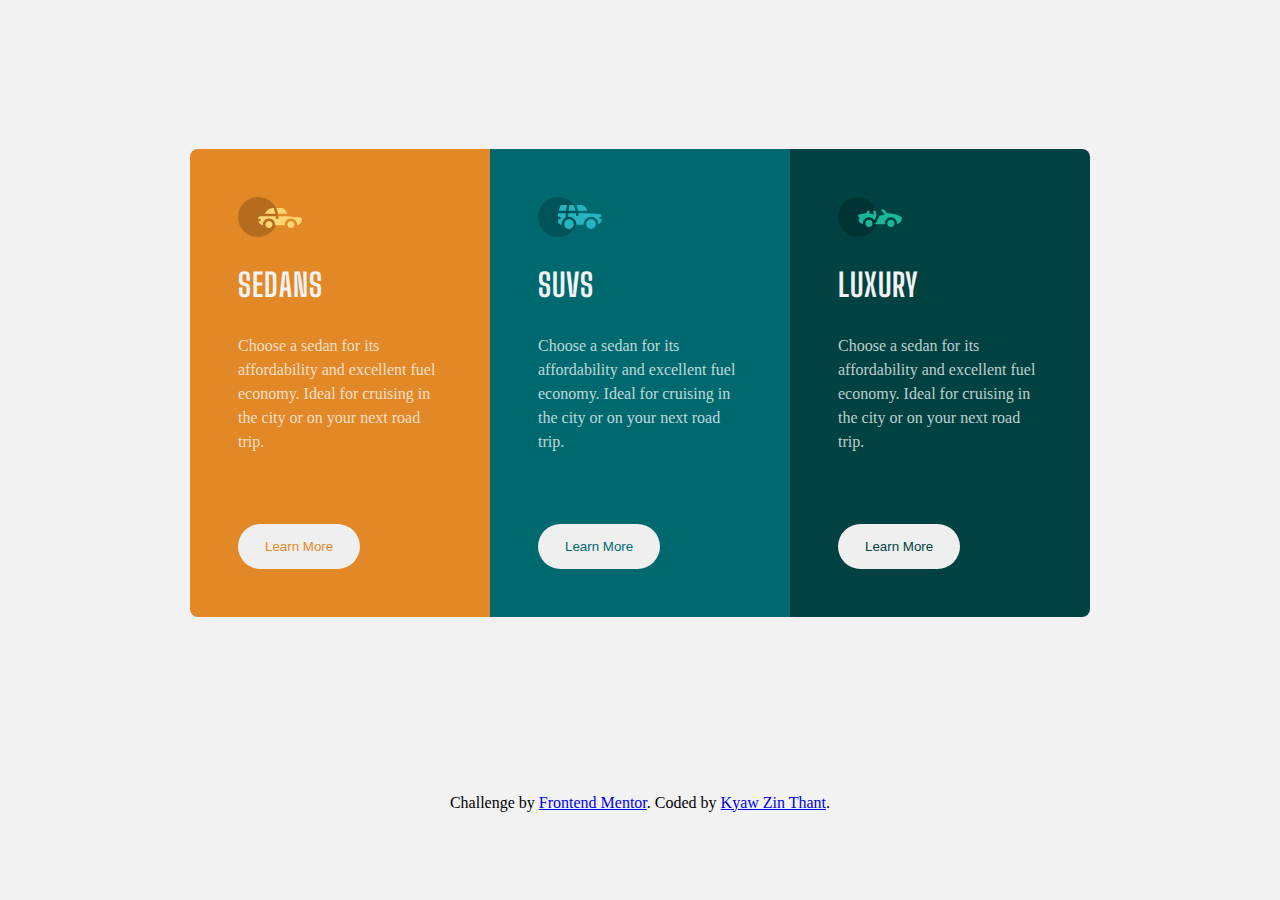
<file: 3-column-preview-card-component-main/3-column-preview-card-component-main/index.html>
<!DOCTYPE html>
<html lang="en">

<head>
    <meta charset="UTF-8">
    <meta name="viewport" content="width=device-width, initial-scale=1.0">
    <!-- displays site properly based on user's device -->

    <link rel="icon" type="image/png" sizes="32x32" href="./images/favicon-32x32.png">

    <title>Frontend Mentor | 3-column preview card component</title>
    <link rel="stylesheet" href="style.css">



</head>

<body>
    <main class="card">

        <div class="plan sedans">

            <div class="img-holder">
                <img src="./images/icon-sedans.svg" alt="icon-car">
            </div>

            <h1 class="title">SEDANS</h1>

            <p class="text-para">Choose a sedan for its affordability and excellent fuel economy. Ideal for cruising in the city or on your next road trip.</p>

            <button class="btn sedans-btn">Learn More</button>
        </div>

        <div class="plan suvs">
            <div class="img-holder">
                <img src="./images/icon-suvs.svg" alt="icon-car">
            </div>

            <h1 class="title">SUVS</h1>

            <p class="text-para">Choose a sedan for its affordability and excellent fuel economy. Ideal for cruising in the city or on your next road trip.</p>

            <button class="btn suvs-btn">Learn More</button>

        </div>
        <div class="plan luxury">
            <div class="img-holder">
                <img src="./images/icon-luxury.svg" alt="icon-car">
            </div>

            <h1 class="title">LUXURY</h1>

            <p class="text-para">Choose a sedan for its affordability and excellent fuel economy. Ideal for cruising in the city or on your next road trip.</p>

            <button class="btn luxury-btn">Learn More</button>
        </div>
    </main>



















    <!--   SUVs Take an SUV for its spacious interior, power, and versatility. Perfect for your next family vacation and off-road adventures.
    Luxury Cruise in the best car brands without the bloated prices. Enjoy the enhanced comfort of a luxury rental and arrive in style. -->

    <div class="attribution">
        Challenge by <a href="https://www.frontendmentor.io?ref=challenge" target="_blank">Frontend Mentor</a>. Coded by <a href="#">Kyaw Zin Thant</a>.
    </div>
</body>

</html>
</file>
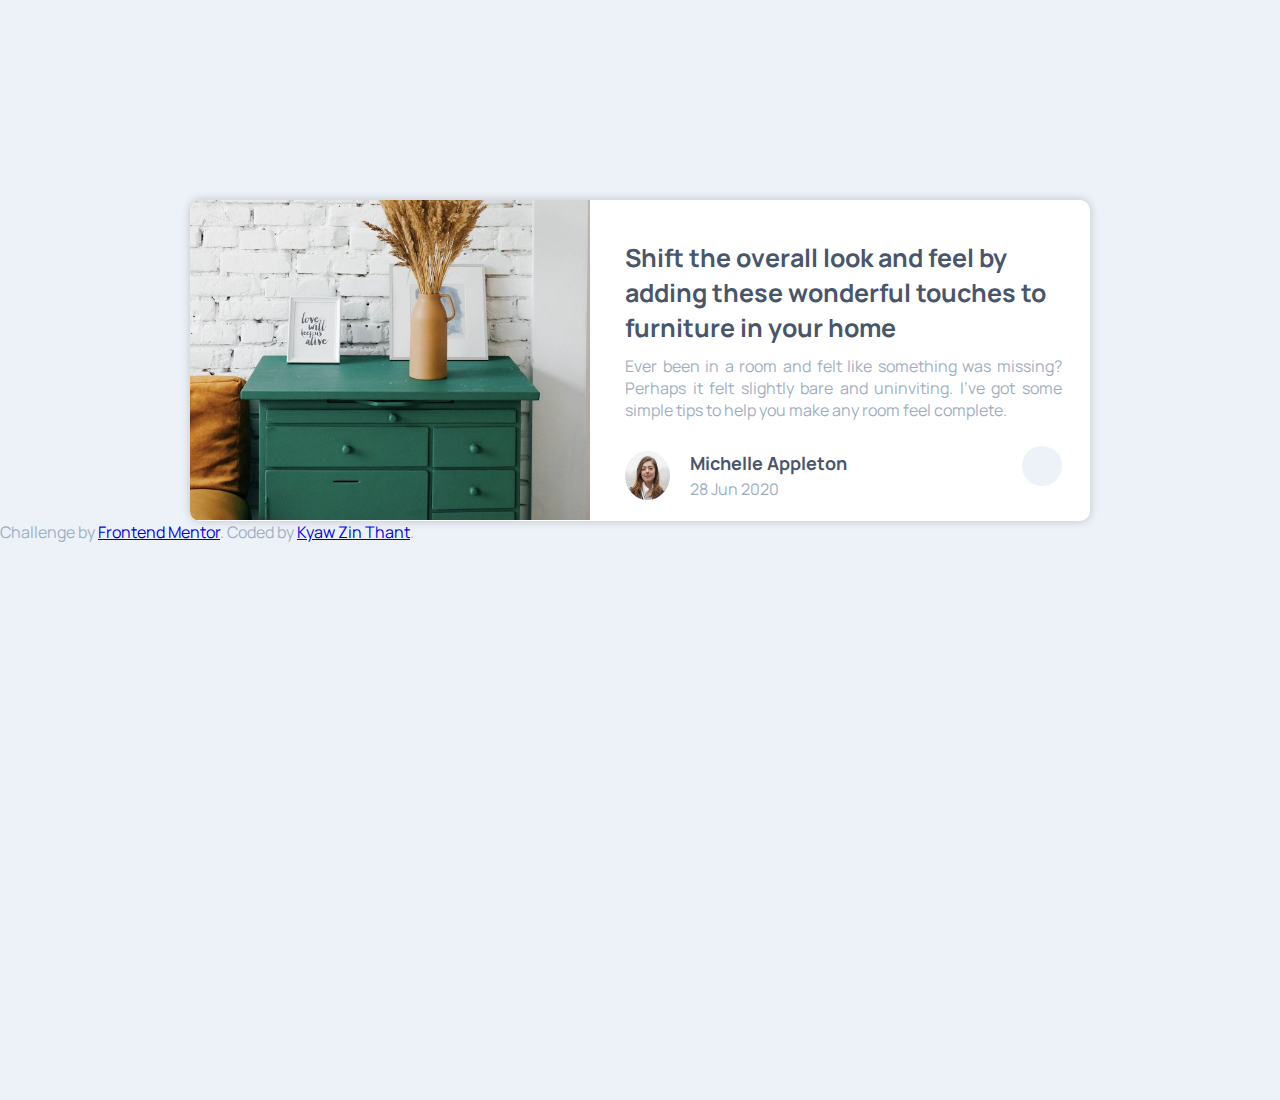
<file: article-preview-component-master/article-preview-component-master/index.html>
<!DOCTYPE html>
<html lang="en">

<head>
    <meta charset="UTF-8">
    <meta name="viewport" content="width=device-width, initial-scale=1.0">
    <!-- displays site properly based on user's device -->

    <link rel="icon" type="image/png" sizes="32x32" href="./images/favicon-32x32.png">

    <title>Frontend Mentor | Article preview component</title>
    <link rel="stylesheet" href="css/style.css">
    <link rel="stylesheet" href="https://use.fontawesome.com/releases/v5.15.4/css/all.css" integrity="sha384-DyZ88mC6Up2uqS4h/KRgHuoeGwBcD4Ng9SiP4dIRy0EXTlnuz47vAwmeGwVChigm" crossorigin="anonymous">

    <!-- Feel free to remove these styles or customise in your own stylesheet 👍 -->

</head>

<body>

    <section>
        <div class="container">
            <div class="image-container">
                <img src="images/drawers.jpg" class="image" alt="">
            </div>
            <div class="text-container">
                <h3 class="title">Shift the overall look and feel by adding these wonderful touches to furniture in your home</h3>
                <p class="p-text"> Ever been in a room and felt like something was missing? Perhaps it felt slightly bare and uninviting. I’ve got some simple tips to help you make any room feel complete.</p>

                <div class="profile">
                    <div class="profile-case">
                        <img class="pf-img" src="images/avatar-michelle.jpg" alt="">
                        <div class="profile-text">
                            <h5> Michelle Appleton</h5>
                            <p>
                                28 Jun 2020</p>
                        </div>
                    </div>
                    <div class="share-icon">
                        <i class="fas fa-share fa-lg"></i>
                    </div>
                </div>
            </div>
        </div>
    </section>


    <div class="attribution">
        Challenge by <a href="https://www.frontendmentor.io?ref=challenge" target="_blank">Frontend Mentor</a>. Coded by <a href="https://github.com/KyawZinThant22">Kyaw Zin Thant</a>.
    </div>
</body>

</html>


<!-- 

 

 

  Share -->
</file>
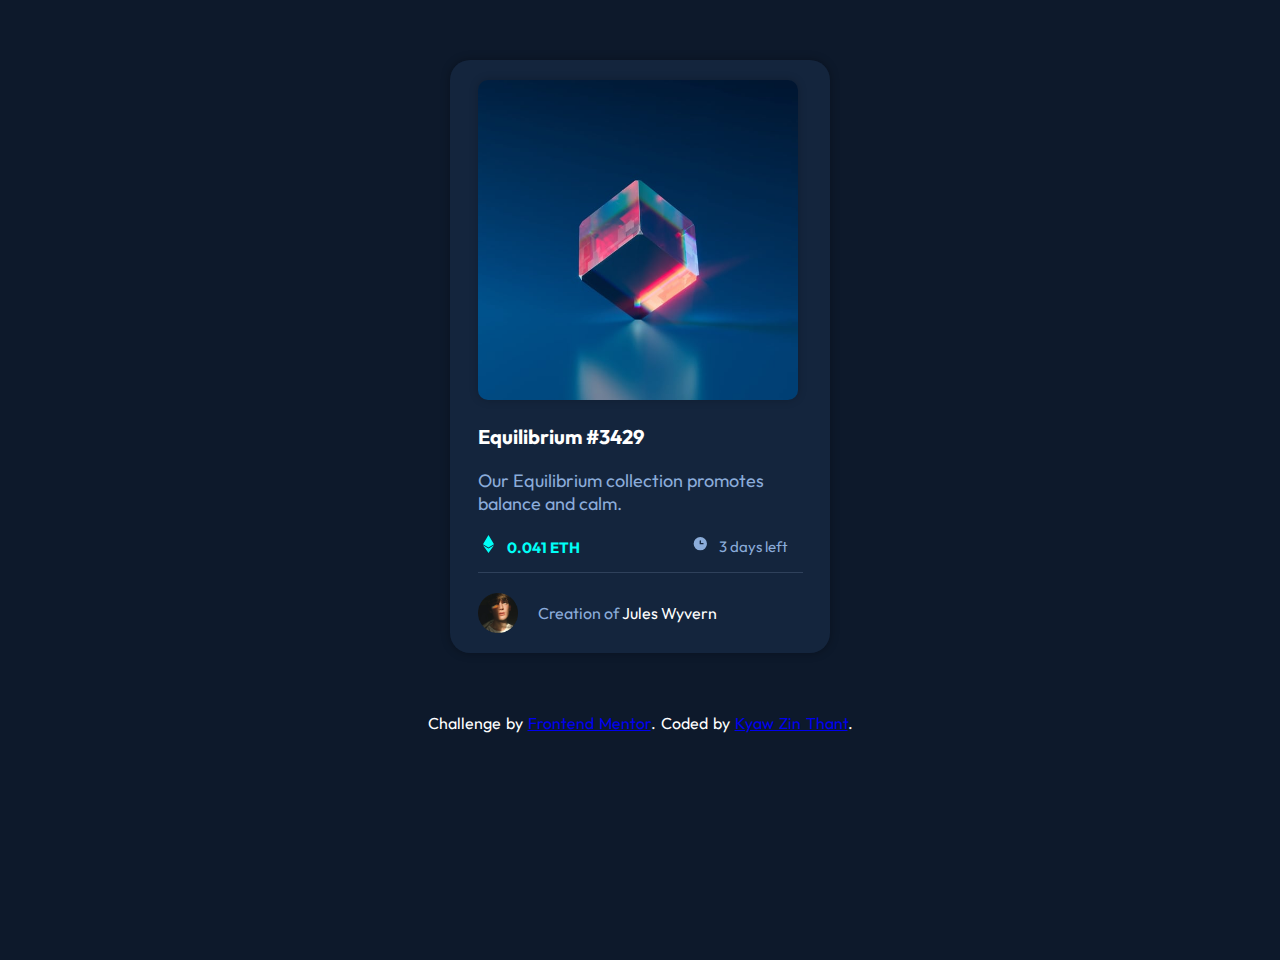
<file: nft-preview-card-component-main/nft-preview-card-component-main/index.html>
<!DOCTYPE html>
<html lang="en">

<head>
    <meta charset="UTF-8">
    <meta name="viewport" content="width=device-width, initial-scale=1.0">
    <!-- displays site properly based on user's device -->

    <link rel="icon" type="image/png" sizes="32x32" href="./images/favicon-32x32.png">

    <title>Frontend Mentor | NFT preview card component</title>
    <link rel="stylesheet" href="style.css">

    <!-- Feel free to remove these styles or customise in your own stylesheet 👍 -->

</head>

<body>

    <main>
        <div class="container">
            <div class="card">
                <div class="img-holder">
                    <img src="./images/image-equilibrium.jpg" alt="" width="320px" height="320px" class="image">
                </div>
                <H1 class="title">Equilibrium #3429</H1>
                <p class="para"> Our Equilibrium collection promotes balance and calm.</p>

                <div class="eth">
                    <p><img src="./images/icon-ethereum.svg" alt=""> <span class="eth-text">0.041 ETH</span> </p>

                    <p><img src="./images/icon-clock.svg" alt=""><span class="eth-clock">3 days left</span> </p>

                </div>
                <div class="divide"></div>

                <div class="profile">
                    <img class="avatar" src="./images/image-avatar.png" alt="">
                    <p> Creation of <span> Jules Wyvern</span> </p>
                </div>


            </div>
        </div>

    </main>

    <!-- -->

    <div class="attribution">
        Challenge by <a href="https://www.frontendmentor.io?ref=challenge" target="_blank">Frontend Mentor</a>. Coded by <a href="https://github.com/KyawZinThant22">Kyaw Zin Thant</a>.
    </div>


</body>

</html>
</file>
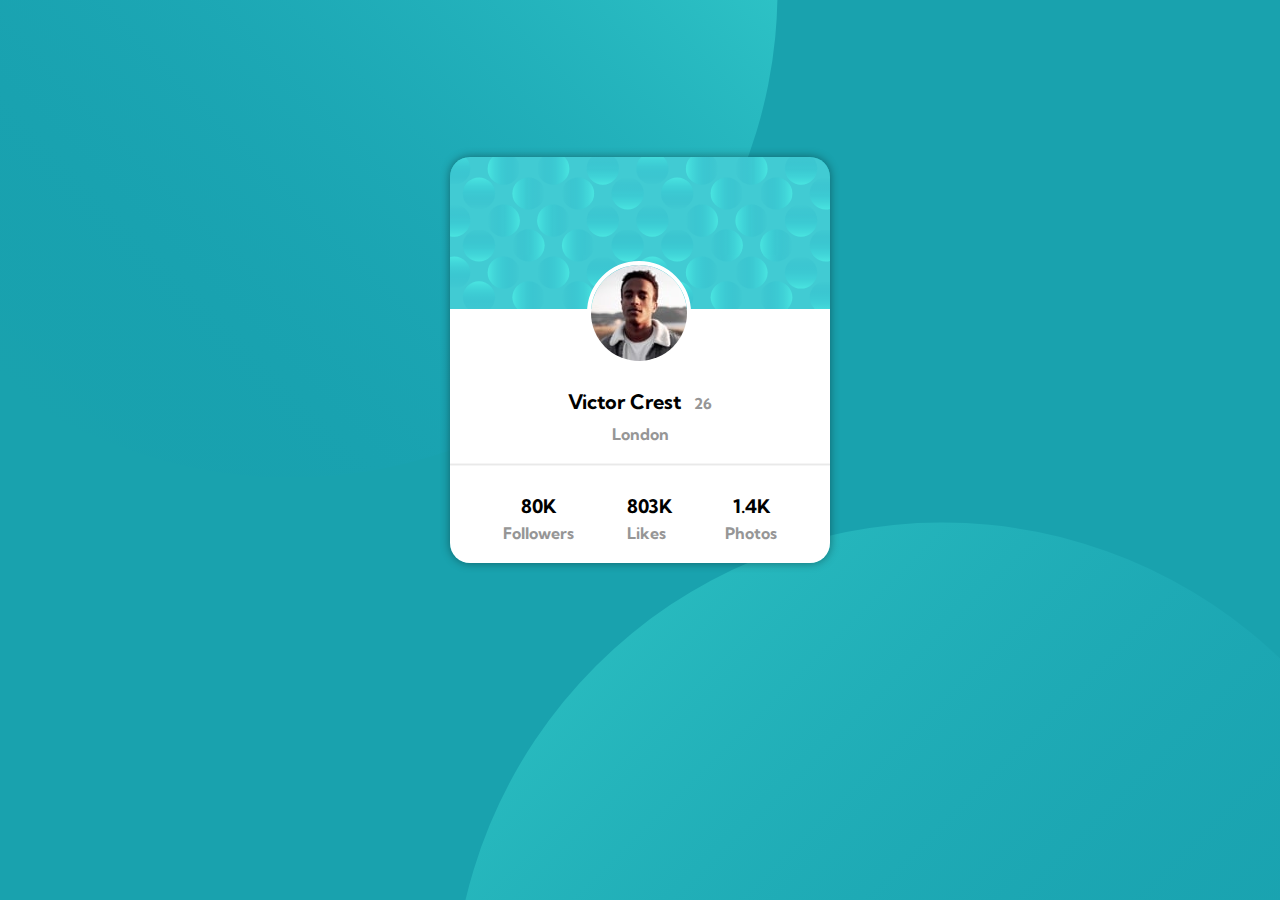
<file: profile-card-component-main/profile-card-component-main/index.html>
<!DOCTYPE html>
<html lang="en">

<head>
    <meta charset="UTF-8">
    <meta name="viewport" content="width=device-width, initial-scale=1.0">
    <!-- displays site properly based on user's device -->

    <link rel="icon" type="image/png" sizes="32x32" href="./images/favicon-32x32.png">

    <title>Frontend Mentor | Profile card component</title>
    <link rel="stylesheet" href="style.css">
    <link href="https://fonts.googleapis.com/css2?family=Kumbh+Sans:wght@400;700&display=swap" rel="stylesheet">
    <!-- Feel free to remove these styles or customise in your own stylesheet 👍 -->

</head>

<body>
    <div class="container">
        <img class="card-top" src="./images/bg-pattern-card.svg" alt="">
        <div class="card">
            <img src="./images/image-victor.jpg" alt="" class="vector">
            <div class="pf-name">
                <h1> Victor Crest <span class="age">26</span></h1>
            </div>
            <p class="locate">London</p>

            <div class="divide"></div>

            <div class="reaction">
                <div class="react">
                    <h3>80K</h3>
                    <p>Followers</p>
                </div>
                <div class="react">
                    <h3>803K</h3>
                    <p>Likes</p>
                </div>
                <div class="react">
                    <h3>1.4K</h3>
                    <p>
                        Photos</p>
                </div>
            </div>

        </div>

    </div>


    <!-- <div class="attribution">
    Challenge by <a href="https://www.frontendmentor.io?ref=challenge" target="_blank">Frontend Mentor</a>. 
    Coded by <a href="#">Your Name Here</a>.
  </div> -->
</body>

</html>





<!--







-->
</file>
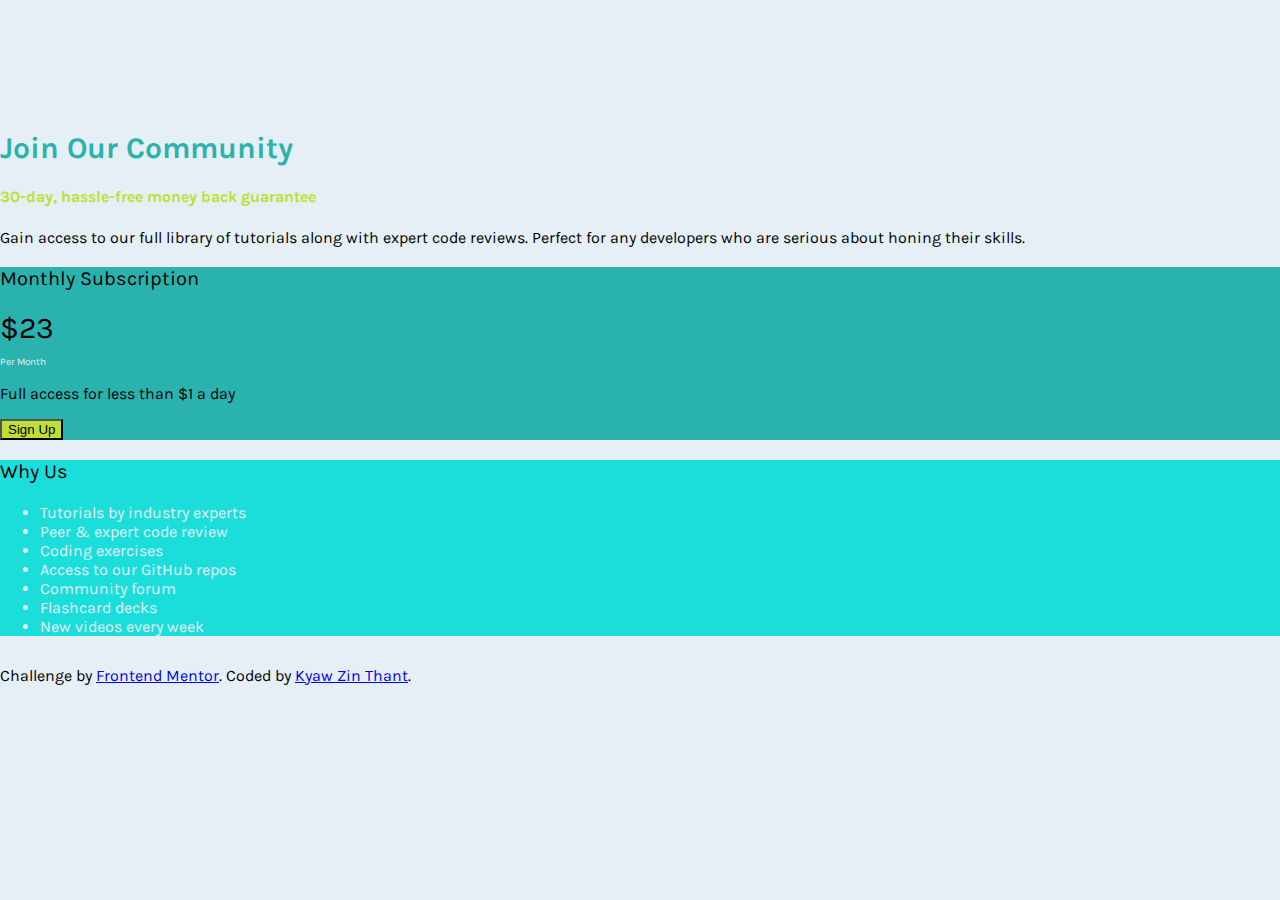
<file: single-price-grid-component-master/single-price-grid-component-master/index.html>
<!DOCTYPE html>
<html lang="en">

<head>
    <meta charset="UTF-8">
    <meta name="viewport" content="width=device-width, initial-scale=1.0">
    <!-- displays site properly based on user's device -->

    <link rel="icon" type="image/png" sizes="32x32" href="./images/favicon-32x32.png">

    <title>Frontend Mentor | Single Price Grid Component</title>
    <link href="https://cdn.jsdelivr.net/npm/bootstrap@5.1.3/dist/css/bootstrap.min.css" rel="stylesheet" integrity="sha384-1BmE4kWBq78iYhFldvKuhfTAU6auU8tT94WrHftjDbrCEXSU1oBoqyl2QvZ6jIW3" crossorigin="anonymous">
    <link rel="stylesheet " href="style.css ">



</head>

<body class=" ">

    <div class="container  border border-0 w-50">
        <div class="row shadow rounder-top overflow-hidden">
            <div class="col-12 col-md-12 bg-white p-4 px-5 ">
                <h1 class="title mb-3">Join Our Community</h1>
                <h4 class="money-back">30-day, hassle-free money back guarantee</h4>
                <p class="text-muted">Gain access to our full library of tutorials along with expert code reviews. Perfect for any developers who are serious about honing their skills.</p>

            </div>
        </div>

        <div class="row rounder-bottom overflow-hidden text-white shadow">
            <div class="second col-12 col-md-6 col-lg-6 p-4 px-5  ">
                <p class="second-title">Monthly Subscription</p>
                <div class="d-flex align-items-center">
                    <span class="dollars ">$23</span>
                    <p class="monthy mb-0 ">Per Month</p>
                </div>
                <p class="mt-2">Full access for less than &dollar;1 a day</p>
                <button class="btn  col-12 shadow-sm btn-lg mb-4 text-white mt-3">Sign Up</button>


            </div>
            <div class=" third col-12 col-md-6 col-lg-6 p-4 px-5 ">
                <p class="second-title ">Why Us</p>
                <ul class="list-unstyled ">
                    <li> Tutorials by industry experts</li>
                    <li> Peer &amp; expert code review</li>
                    <li>
                        Coding exercises</li>
                    <li>
                        Access to our GitHub repos</li>
                    <li> Community forum</li>
                    <li> Flashcard decks</li>
                    <li>
                        New videos every week </li>

                </ul>
            </div>


        </div>
    </div>



    <footer>
        <p class=" attribution text-center ">
            Challenge by <a href="https://www.frontendmentor.io?ref=challenge " target="_blank ">Frontend Mentor</a>. Coded by <a href="https://github.com/KyawZinThant22 ">Kyaw Zin Thant</a>.
        </p>
    </footer>






</body>

</html>

<!-- 









Sign Up

Why Us
</file>
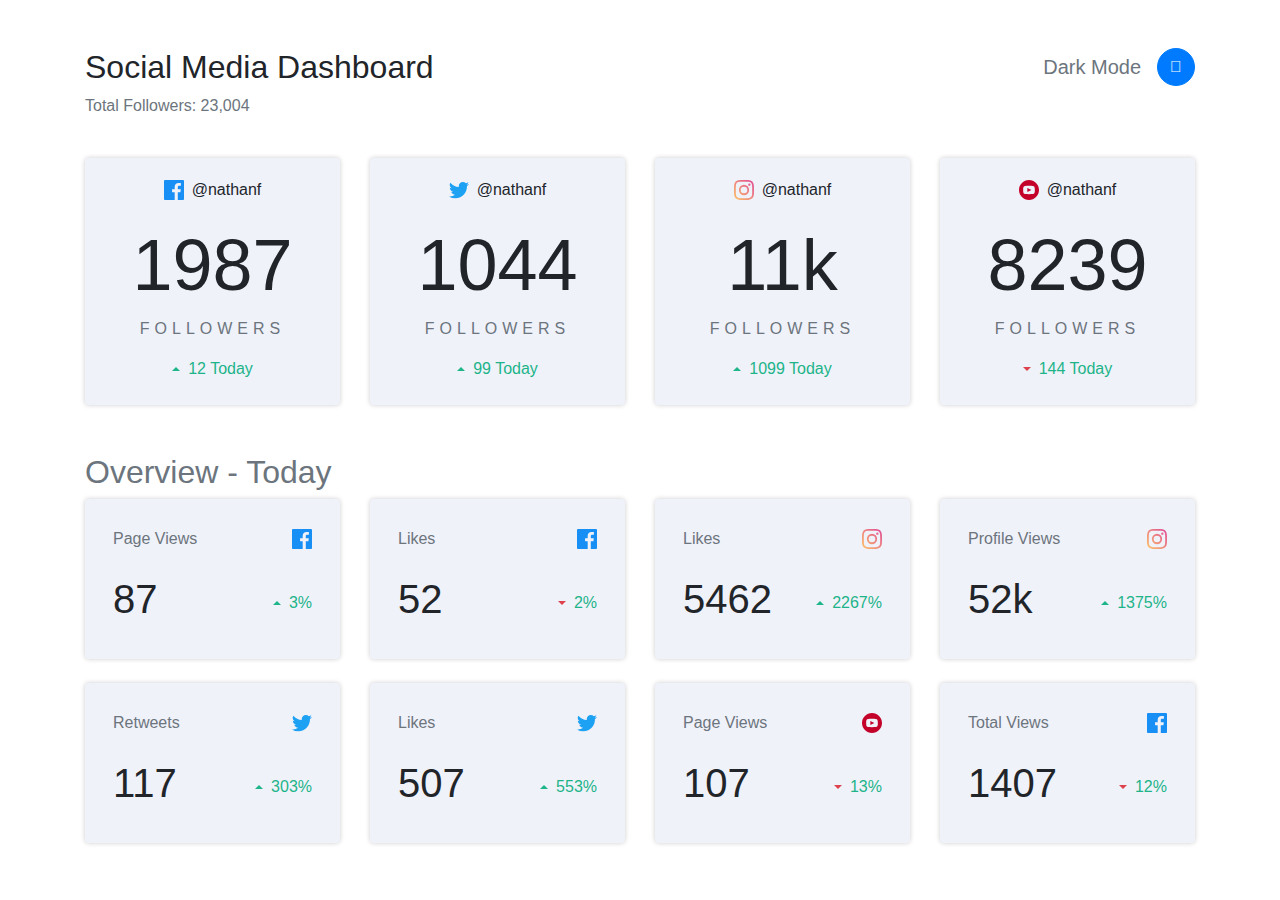
<file: social-media-dashboard-with-theme-switcher-master/social-media-dashboard-with-theme-switcher-master/index.html>
<!DOCTYPE html>
<html lang="en">

<head>
    <meta charset="UTF-8">
    <meta name="viewport" content="width=device-width, initial-scale=1.0">
    <!-- displays site properly based on user's device -->

    <link rel="icon" type="image/png" sizes="32x32" href="./images/favicon-32x32.png">

    <title>Frontend Mentor | [Challenge Name Here]</title>
    <link rel="stylesheet" href="https://use.fontawesome.com/releases/v5.15.4/css/all.css" integrity="sha384-DyZ88mC6Up2uqS4h/KRgHuoeGwBcD4Ng9SiP4dIRy0EXTlnuz47vAwmeGwVChigm" crossorigin="anonymous">
    <link rel="stylesheet" href="bootstrap.css">
    <link rel="stylesheet" href="fontawesome.min.css">
    <link rel="stylesheet" href="style.css">
    <link rel="stylesheet" href="dark.css">

    <!-- Feel free to remove these styles or customise in your own stylesheet 👍 -->

</head>

<body>
    <div class="container">
        <div class="row">
            <div class="col-12 mt-5 mb-4">
                <div class="d-block d-lg-flex  justify-content-between">
                    <div class="row">
                        <div class="col-12 ">
                            <div class="d-flex justify-content-between align-items-center ">
                                <div class="w-100 ">
                                    <h2 class="fw-bolder title-bar">Social Media Dashboard</h2>
                                    <p class="text-muted fw-bolder"> Total Followers: 23,004</p>
                                </div>
                            </div>
                        </div>
                    </div>
                    <hr class="d-block d-lg-none">
                    <div class="row">
                        <div class="col-12">

                            <div class="d-flex align-items-center justify-content-between justify-content-start">
                                <h5 class="mb-0 mr-2  text-muted mr-3">Dark Mode</h5>
                                <button class="modeChange btn btn-primary rounded-circle" onclick="changeMode()">
                                    <i class="fas fa-moon" id="modeicon"></i>
                                </button>
                            </div>
                        </div>
                    </div>
                </div>
            </div>
        </div>

        <div class="row ">
            <div class="col-12 col-lg-3 ">
                <div class="card card-color">
                    <div class="card-body rounded">
                        <div class="d-flex align-items-center justify-content-center">
                            <img src="images/icon-facebook.svg" class="mr-2" alt="">
                            <p class="mb-0"> @nathanf</p>
                        </div>
                    </div>
                    <h1 class="text-center fw-bolder display-3"> 1987</h1>
                    <p class="text-center text-muted text-uppercase line"> Followers</p>

                    <div class="d-flex justify-content-center align-items-center mb-4">
                        <img src="images/icon-up.svg" alt="" class="mr-2">
                        <p class="mb-0 icon-text fw-bolder">
                            12 Today</p>
                    </div>
                </div>
            </div>
            <div class="col-12 col-lg-3">
                <div class="card card-color">
                    <div class="card-body rounded">
                        <div class="d-flex align-items-center justify-content-center">
                            <img src="images/icon-twitter.svg" class="mr-2" alt="">
                            <p class="mb-0"> @nathanf</p>
                        </div>
                    </div>
                    <h1 class="text-center fw-bolder display-3"> 1044</h1>
                    <p class="text-center text-muted text-uppercase line"> Followers</p>

                    <div class="d-flex justify-content-center align-items-center mb-4">
                        <img src="images/icon-up.svg" class="mr-2" alt="" class="mr-2">
                        <p class="mb-0 icon-text fw-bolder">
                            99 Today</p>
                    </div>
                </div>
            </div>
            <div class="col-12 col-lg-3">
                <div class="card card-color">
                    <div class="card-body rounded">
                        <div class="d-flex align-items-center justify-content-center">
                            <img src="images/icon-instagram.svg" class="mr-2" alt="" class="mr-2">
                            <p class="mb-0"> @nathanf</p>
                        </div>
                    </div>
                    <h1 class="text-center fw-bolder display-3"> 11k</h1>
                    <p class="text-center text-muted text-uppercase line"> Followers</p>

                    <div class="d-flex justify-content-center align-items-center mb-4">
                        <img src="images/icon-up.svg" class="mr-2" alt="" class="mr-2">
                        <p class="mb-0 icon-text fw-bolder">
                            1099 Today</p>
                    </div>
                </div>
            </div>
            <div class="col-12 col-lg-3">
                <div class="card card-color">
                    <div class="card-body  rounded">
                        <div class="color-top"></div>
                        <div class="d-flex align-items-center justify-content-center">
                            <img src="images/icon-youtube.svg" class="mr-2" alt="" class="mr-2">
                            <p class="mb-0"> @nathanf</p>
                        </div>
                    </div>
                    <h1 class="text-center fw-bolder display-3"> 8239</h1>
                    <p class="text-center text-muted text-uppercase line"> Followers</p>

                    <div class="d-flex justify-content-center align-items-center mb-4">
                        <img src="images/icon-down.svg" alt="" class="mr-2">
                        <p class="mb-0 icon-text card-text-red fw-bolder">
                            144 Today</p>
                    </div>
                </div>
            </div>
        </div>

        <h2 class="mt-5 text-muted overview">Overview - Today</h2>

        <div class="row mb-4">
            <div class="col-12 col-lg-3">
                <div class="card p-2 card-color">
                    <div class="card-body">
                        <div class="d-flex justify-content-between align-items-center mb-4">
                            <span class="fw-bolder text-muted"> Page Views</span>
                            <img src="images/icon-facebook.svg" alt="">
                        </div>
                        <div class="d-flex justify-content-between align-items-center">
                            <h1 class="fw-bolder">87</h1>
                            <div class="d-flex justify-content-center align-items-center ">
                                <img src="images/icon-up.svg" alt="" class="mr-2">
                                <p class="mb-0 icon-text card-text-red fw-bolder">
                                    3%</p>
                            </div>
                        </div>
                    </div>
                </div>
            </div>
            <div class="col-12 col-lg-3">
                <div class="card p-2 card-color">
                    <div class="card-body">
                        <div class="d-flex justify-content-between align-items-center mb-4">
                            <span class="fw-bolder text-muted"> Likes</span>
                            <img src="images/icon-facebook.svg" alt="">
                        </div>
                        <div class="d-flex justify-content-between align-items-center">
                            <h1 class="fw-bolder">52</h1>
                            <div class="d-flex justify-content-center align-items-center ">
                                <img src="images/icon-down.svg" alt="" class="mr-2">
                                <p class="mb-0 icon-text card-text-red fw-bolder">
                                    2%</p>
                            </div>
                        </div>
                    </div>
                </div>
            </div>
            <div class="col-12 col-lg-3">
                <div class="card p-2 card-color">
                    <div class="card-body">
                        <div class="d-flex justify-content-between align-items-center mb-4">
                            <span class="fw-bolder text-muted"> Likes</span>
                            <img src="images/icon-instagram.svg" alt="">
                        </div>
                        <div class="d-flex justify-content-between align-items-center">
                            <h1 class="fw-bolder">5462</h1>
                            <div class="d-flex justify-content-center align-items-center ">
                                <img src="images/icon-up.svg" alt="" class="mr-2">
                                <p class="mb-0 icon-text card-text-red fw-bolder">
                                    2267%</p>
                            </div>
                        </div>
                    </div>
                </div>
            </div>
            <div class="col-12 col-lg-3">
                <div class="card p-2 card-color">
                    <div class="card-body">
                        <div class="d-flex justify-content-between align-items-center mb-4">
                            <span class="fw-bolder text-muted"> Profile Views</span>
                            <img src="images/icon-instagram.svg" alt="">
                        </div>
                        <div class="d-flex justify-content-between align-items-center">
                            <h1 class="fw-bolder">52k</h1>
                            <div class="d-flex justify-content-center align-items-center ">
                                <img src="images/icon-up.svg" alt="" class="mr-2">
                                <p class="mb-0 icon-text card-text-red fw-bolder">
                                    1375%</p>
                            </div>
                        </div>
                    </div>
                </div>
            </div>
        </div>
        <div class="row mb-5">
            <div class="col-12 col-lg-3">
                <div class="card p-2 card-color">
                    <div class="card-body">
                        <div class="d-flex justify-content-between align-items-center mb-4">
                            <span class="fw-bolder text-muted"> Retweets</span>
                            <img src="images/icon-twitter.svg" alt="">
                        </div>
                        <div class="d-flex justify-content-between align-items-center">
                            <h1 class="fw-bolder">117</h1>
                            <div class="d-flex justify-content-center align-items-center ">
                                <img src="images/icon-up.svg" alt="" class="mr-2">
                                <p class="mb-0 icon-text card-text-red fw-bolder">
                                    303%</p>
                            </div>
                        </div>
                    </div>
                </div>
            </div>
            <div class="col-12 col-lg-3">
                <div class="card p-2 card-color">
                    <div class="card-body">
                        <div class="d-flex justify-content-between align-items-center mb-4">
                            <span class="fw-bolder text-muted"> Likes</span>
                            <img src="images/icon-twitter.svg" alt="">
                        </div>
                        <div class="d-flex justify-content-between align-items-center">
                            <h1 class="fw-bolder">507</h1>
                            <div class="d-flex justify-content-center align-items-center ">
                                <img src="images/icon-up.svg" alt="" class="mr-2">
                                <p class="mb-0 icon-text card-text-red fw-bolder">
                                    553%</p>
                            </div>
                        </div>
                    </div>
                </div>
            </div>
            <div class="col-12 col-lg-3">
                <div class="card p-2 card-color">
                    <div class="card-body">
                        <div class="d-flex justify-content-between align-items-center mb-4">
                            <span class="fw-bolder text-muted"> Page Views</span>
                            <img src="images/icon-youtube.svg" alt="">
                        </div>
                        <div class="d-flex justify-content-between align-items-center">
                            <h1 class="fw-bolder">107</h1>
                            <div class="d-flex justify-content-center align-items-center ">
                                <img src="images/icon-down.svg" alt="" class="mr-2">
                                <p class="mb-0 icon-text card-text-red fw-bolder">
                                    13%</p>
                            </div>
                        </div>
                    </div>
                </div>
            </div>
            <div class="col-12 col-lg-3">
                <div class="card p-2 card-color">
                    <div class="card-body">
                        <div class="d-flex justify-content-between align-items-center mb-4">
                            <span class="fw-bolder text-muted"> Total Views</span>
                            <img src="images/icon-facebook.svg" alt="">
                        </div>
                        <div class="d-flex justify-content-between align-items-center">
                            <h1 class="fw-bolder">1407</h1>
                            <div class="d-flex justify-content-center align-items-center ">
                                <img src="images/icon-down.svg" alt="" class="mr-2">
                                <p class="mb-0 icon-text card-text-red fw-bolder">
                                    12%</p>
                            </div>
                        </div>
                    </div>
                </div>
            </div>
        </div>
    </div>
    <!-- <div class="attribution">
        Challenge by <a href="https://www.frontendmentor.io?ref=challenge" target="_blank">Frontend Mentor</a>. Coded by <a href="#">Your Name Here</a>.
    </div> -->

    <script src="app.js"></script>
</body>

</html>
<!-- 
<div class="d-flex justify-content-between align-items-center">
    <div class="">
        <h3 class="fw-bolder">Social Media Dashboard</h3>
        <p class="text-muted fw-bolder"> Total Followers: 23,004</p>
    </div>
</div>
 -->

<!-- 


  Dark Mode

  





  @nathanf
 
  Followers
  99 Today

  @realnathanf
  11k
  Followers
  1099 Today

  Nathan F.
  8239
  Subscribers
  144 Today



  

 
  87
  3%

  Likes
  52
  2%

  Likes
  5462
  2257%

  Profile Views
  52k
  1375%

  Retweets
  117
  303%

  Likes
  507
  553%

  Likes
  107
  19%

  Total Views
  1407
  12% -->
</file>
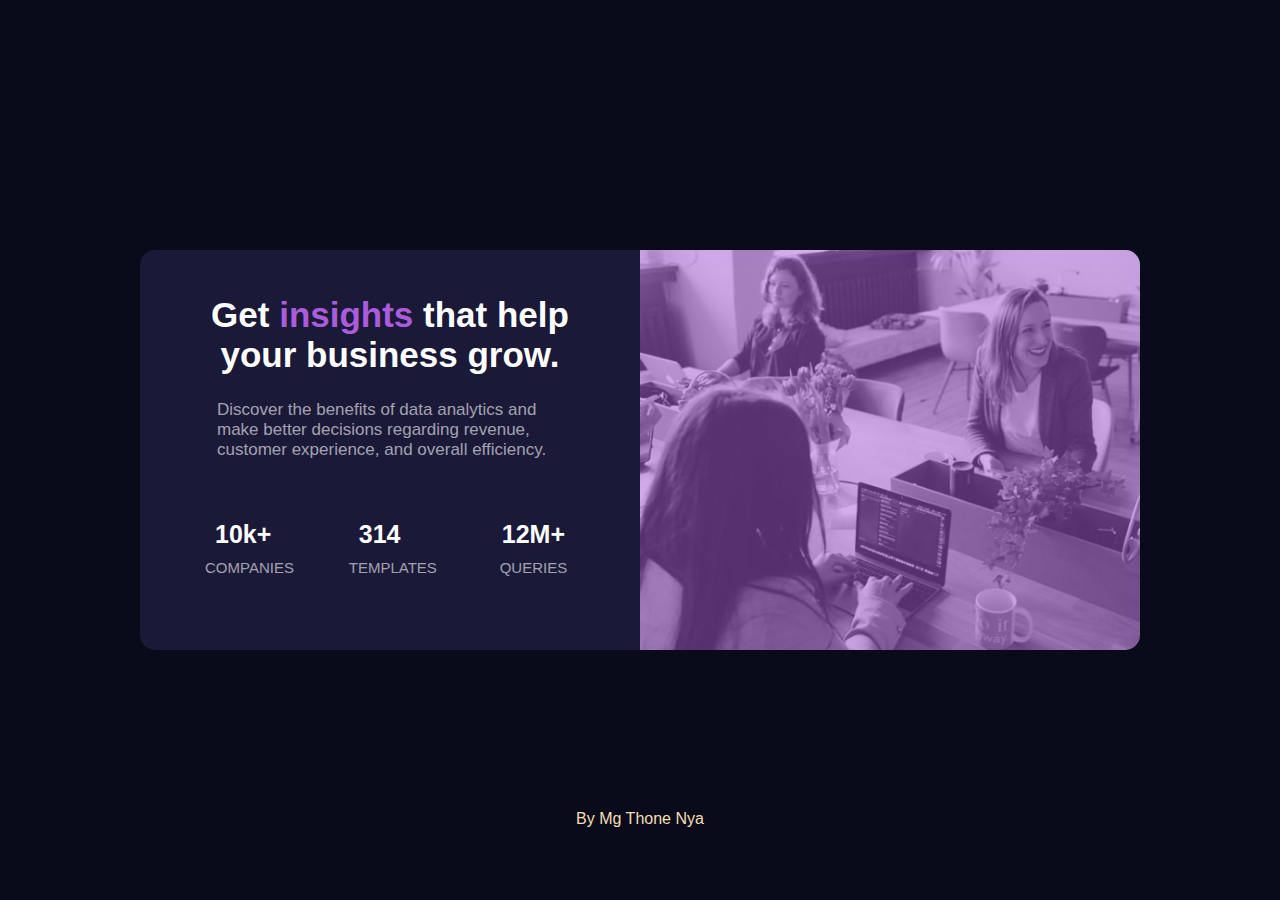
<file: stats-preview-card-component-main/stats-preview-card-component-main/index.html>
<!DOCTYPE html>
<html lang="en">

<head>
    <meta charset="UTF-8">
    <meta name="viewport" content="width=device-width, initial-scale=1.0">
    <!-- displays site properly based on user's device -->

    <link rel="icon" type="image/png" sizes="32x32" href="./images/favicon-32x32.png">

    <title>Frontend Mentor | Stats preview card component</title>
    <link rel="stylesheet" href="style.css">

    <!-- Feel free to remove these styles or customise in your own stylesheet 👍 -->

</head>

<body>



    <div class="card">
        <div class="card-left">
            <div class="card-box">
                <h2>Get <span> insights</span> that help your business grow.
                </h2>
                <p>
                    Discover the benefits of data analytics and make better decisions regarding revenue, customer experience, and overall efficiency.</p>
                <div class="reaction">
                    <div class="like">
                        <h3>10k+</h3>
                        <span>companies</span>
                    </div>
                    <div class="like">
                        <h3> 314</h3>
                        <span>templates</span>
                    </div>
                    <div class="like">
                        <h3> 12M+</h3>
                        <span> queries</span>
                    </div>
                </div>
            </div>

        </div>
        <div class="card-right">
            <div class="image-overlay"></div>
        </div>
    </div>

    <p>By Mg Thone Nya</p>





</body>

</html>
</file>
<file: 3-column-preview-card-component-main/3-column-preview-card-component-main/style.css>
@import url("https://fonts.googleapis.com/css2?family=Big+Shoulders+Display:wght@700&family=Lexend+Deca&display=swap");
    /****ROOT****/
    /************/
    
     :root {
        /* PRIMARY COLORS */
        --color-primary-bright-orange: hsl(31, 77%, 52%);
        --color-primary-dark-cyan: hsl(184, 100%, 22%);
        --color-primary-extraDark-cyan: hsl(179, 100%, 13%);
        /* NEUTRAL COLORS */
        --color-neutral-transparent-white: hsla(0, 0%, 100%, 0.75);
        /*(paragraphs)*/
        --color-neutral-light-gray: hsl( 0, 0%, 95%);
        /* (background, headings, buttons)*/
        /* FONT FAMILY */
        --font-big-shoulders: "Big Shoulders Display";
        --font-lexend: "Lexend Deca";
    }
    /* Global clear */
    
    * {
        margin: 0;
        padding: 0;
        box-sizing: border-box;
    }
    
    body {
        background-color: var(--color-neutral-light-gray);
        min-height: 100vh;
        display: grid;
        place-items: center;
    }
    
    .card {
        display: flex;
        flex-direction: row;
        width: 900px;
        border-radius: 8px;
        overflow: hidden;
        margin-top: 60px;
    }
    
    .plan {
        padding: 3em;
    }
    /* for all of the cards */
    
    .sedans {
        background-color: var(--color-primary-bright-orange);
        color: var(--color-primary-bright-orange);
    }
    
    .suvs {
        background-color: var(--color-primary-dark-cyan);
    }
    
    .luxury {
        background-color: var(--color-primary-extraDark-cyan);
    }
    
    .img-holder {
        margin-bottom: 25px;
    }
    
    .title {
        color: var(--color-neutral-light-gray);
        letter-spacing: 1px;
        margin-bottom: 30px;
        font-family: var(--font-big-shoulders);
    }
    
    .text-para {
        color: var(--color-neutral-transparent-white);
        margin-bottom: 70px;
        line-height: 1.5;
    }
    /* for all of the cards */
    /* button part */
    
    .btn {
        padding: 15px 27px;
        border-radius: 50px;
        border: 0;
    }
    
    .sedans-btn {
        color: var(--color-primary-bright-orange);
    }
    
    .suvs-btn {
        color: var(--color-primary-dark-cyan);
    }
    
    .luxury-btn {
        color: var(--color-primary-extraDark-cyan);
    }
    /* responisve part */
    
    @media screen and (max-width: 400px) {
        .card {
            flex-direction: column;
            max-width: 330px;
        }
        .attribution {
            width: 330px;
            margin-top: 10px;
            text-align: center;
        }
    }
</file>
<file: article-preview-component-master/article-preview-component-master/css/style.css>
@import url('https://fonts.googleapis.com/css2?family=Manrope:wght@500;700&display=swap');

/* color */

:root {
    --VeryDarkGrayishBlue: hsl(217, 19%, 35%);
    --DesaturatedDarkBlue: hsl(214, 17%, 51%);
    --GrayishBlue: hsl(212, 23%, 69%);
    --LightGrayishBlue: hsl(210, 46%, 95%)
}

* {
    padding: 0;
    margin: 0;
    box-sizing: border-box;
    font-family: 'Manrope', sans-serif;
}

body {
    background-color: var(--LightGrayishBlue);
    color: var(--GrayishBlue);
    height: 100vh;
}

section {
    width: 900px;
    margin: 200px auto 0px;
    background-color: white;
    border-radius: 10px;
    overflow: hidden;
    box-shadow: 0 0 10px rgba(0, 0, 0, 0.2);
    height: 321px;
}

.container {
    display: flex;
}

.image {
    width: 400px;
}

.image-containet {
    width: 300px;
}

.text-container {
    width: 437px;
    margin-left: 35px;
    margin-top: 40px;
}

.title {
    color: var(--VeryDarkGrayishBlue);
    margin-bottom: 10px;
    font-size: 25px;
}

.p-text {
    margin-bottom: 10px;
    text-align: justify;
}

.profile {
    display: flex;
    justify-content: space-between;
    align-items: center;
}

.profile-case {
    display: flex;
    margin-top: 20px;
}

.pf-img {
    width: 45px;
    border-radius: 50%;
    margin-right: 20px;
}

.profile-text h5 {
    color: var(--VeryDarkGrayishBlue);
    font-size: 18px;
    margin-bottom: 3px;
}

.share-icon {
    background-color: var(--LightGrayishBlue);
    text-align: center;
    line-height: 50px;
    display: flex;
    justify-content: center;
    align-items: center;
    width: 40px;
    height: 40px;
    border-radius: 50%;
    padding: 10px 15px;
}

@media screen and(max-width:460px) {
    .container {
        display: flex;
        flex-direction: column;
    }
}
</file>
<file: nft-preview-card-component-main/nft-preview-card-component-main/style.css>
@import url('https://fonts.googleapis.com/css2?family=Outfit:wght@300;400;600&display=swap');
:root {
    --soft-blue: hsl(215, 51%, 70%);
    --cyan: hsl(178, 100%, 50%);
    --dark-blue-main: hsl(217, 54%, 11%);
    --dark-blue-card: hsl(216, 50%, 16%);
    --dark-blue-line: hsl(215, 32%, 27%);
    --white: hsl(0, 0%, 100%);
}

* {
    padding: 0;
    margin: 0;
    box-sizing: border-box;
}

body {
    background-color: var(--dark-blue-main);
    font-family: 'Outfit', sans-serif;
    height: 100vh;
}


/* control the card */

.container {
    margin: 60px auto;
    width: 380px;
    background-color: var(--dark-blue-card);
    border-radius: 20px;
    padding: 20px 0;
    box-shadow: 0 0 10px rgba(0, 0, 0, 0.3);
}

.card {
    margin-left: 28px;
}

.image {
    border-radius: 10px;
    box-shadow: 0 0 10px rgba(0, 0, 0, 0.2);
}

.title {
    color: #fff;
    font-size: 20px;
    margin: 20px 0;
}

.title:hover {
    color: var(--cyan);
}

.para {
    color: var(--soft-blue);
    font-size: 18px;
    width: 300px;
    margin-bottom: 15px;
}

.eth {
    display: flex;
    justify-content: space-between;
    width: 315px;
    padding: 5px;
}

.eth img {
    margin-right: 10px;
}

.eth-text {
    color: var(--cyan);
    font-weight: bold;
    font-size: 15px;
}

.eth-clock {
    color: var(--soft-blue);
    font-size: 15px;
}


/* divide */

.divide {
    margin-top: 10px;
    border-top: 1px solid var(--dark-blue-line);
    width: 325px;
}

.profile {
    display: flex;
    margin-top: 20px;
    align-items: center;
}

.avatar {
    width: 40px;
    margin-right: 20px;
}

.profile p {
    color: var(--soft-blue);
    color: 16px;
}

.profile span {
    color: var(--white);
}

.profile span:hover {
    color: var(--cyan);
}

.attribution {
    text-align: center;
    color: var(--white);
    word-spacing: 2px;
}
</file>
<file: profile-card-component-main/profile-card-component-main/style.css>
:root {
                                                                   --Dark_cyan: hsl(185, 75%, 39%);
                                                                   --Very_dark_desaturated_blue: hsl(229, 23%, 23%);
                                                                   --Dark_grayish_blue: hsl(227, 10%, 46%);
                                                                   --Dark_gray: hsl(0, 0%, 59%);
                                                               }
                                                               
                                                               * {
                                                                   padding: 0;
                                                                   margin: 0;
                                                                   box-sizing: border-box;
                                                               }
                                                               
                                                               body {
                                                                   background: url(./images/bg-pattern-bottom.svg) bottom -600px right -150px no-repeat, url(./images/bg-pattern-top.svg) top -500px left -200px no-repeat;
                                                                   background-color: hsl(185, 75%, 39%);
                                                                   height: 100vh;
                                                                   font-family: 'Kumbh Sans';
                                                               }
                                                               
                                                               .container {
                                                                   width: 380px;
                                                                   transform: translate(-50%, -50%);
                                                                   position: absolute;
                                                                   top: 40%;
                                                                   left: 50%;
                                                                   border-radius: 20px;
                                                                   display: grid;
                                                                   overflow: hidden;
                                                                   box-shadow: 0 0 10px rgba(0, 0, 0, 0.4);
                                                                   border: 0;
                                                               }
                                                               
                                                               .card-top {
                                                                   width: 100%;
                                                               }
                                                               
                                                               .card {
                                                                   background-color: white;
                                                               }
                                                               
                                                               .vector {
                                                                   border-radius: 50%;
                                                                   border: 4px solid white;
                                                                   margin-top: -48px;
                                                                   margin-left: 137px;
                                                                   margin-bottom: 20px;
                                                               }
                                                               
                                                               .pf-name {
                                                                   margin-bottom: 10px;
                                                               }
                                                               
                                                               .pf-name h1 {
                                                                   font-size: 20px;
                                                                   text-align: center;
                                                                   font-weight: bold;
                                                               }
                                                               
                                                               .age {
                                                                   font-size: 15px;
                                                                   margin-left: 8px;
                                                                   color: var(--Dark_gray);
                                                               }
                                                               
                                                               .locate {
                                                                   text-align: center;
                                                                   font-weight: bold;
                                                                   margin-bottom: 20px;
                                                                   color: var(--Dark_gray);
                                                               }
                                                               
                                                               .divide {
                                                                   width: 380px;
                                                                   border-top: 0.5px solid #e9e9e9;
                                                                   margin-bottom: 30px;
                                                                   box-shadow: 0 0 1px rgba(0, 0, 0, 0.4);
                                                               }
                                                               
                                                               .reaction {
                                                                   display: flex;
                                                                   justify-content: space-evenly;
                                                                   margin-bottom: 20px;
                                                               }
                                                               
                                                               .reaction h3 {
                                                                   text-align: center;
                                                                   font-weight: bold;
                                                                   margin-bottom: 5px;
                                                               }
                                                               
                                                               .reaction p {
                                                                   font-weight: bold;
                                                                   color: var(--Dark_gray);
                                                               }
</file>
<file: single-price-grid-component-master/single-price-grid-component-master/style.css>
@import url('https://fonts.googleapis.com/css2?family=Karla:wght@400;700&display=swap');
:root {
    --LightGray: hsl(204, 43%, 93%);
    --GrayishBlue: hsl(218, 22%, 67%);
    --Cyan: hsl(179, 62%, 43%);
    --BrightYellow: hsl(71, 73%, 54%);
    --ligthcyan: hsl(179, 78%, 49%);
}

body {
    font-family: 'Karla', sans-serif;
    margin: 0;
    background-color: var(--LightGray);
}

.container {
    margin-top: 130px;
    margin-bottom: 150px;
}

.title {
    color: var(--Cyan);
    font-size: 30px;
}

.money-back {
    color: var(--BrightYellow);
}

.second {
    background-color: var(--Cyan);
}

.third {
    background-color: var(--ligthcyan);
}

.second-title {
    font-size: 20px;
}

.dollars {
    font-size: 30px;
    margin-right: 10px;
}

.monthy {
    font-size: 10px;
    color: var(--LightGray);
}

.btn {
    background-color: var(--BrightYellow);
}

ul {
    color: var(--LightGray);
}

.rounder-top {
    border-radius: 10px 10px 0px 0px;
}

.rounder-bottom {
    border-radius: 0 0 10px 10px;
}

.attribution {
    margin-top: -120px;
}

@media screen and (max-width:400px) {
    .container {
        width: 90% !important;
    }
}

@media screen and (max-width:800px) {
    .container {
        width: 95% !important;
    }
}

@media screen and (max-width:1100px) {
    .container {
        width: 85% !important;
    }
}
</file>
<file: social-media-dashboard-with-theme-switcher-master/social-media-dashboard-with-theme-switcher-master/style.css>
@import url('https://fonts.googleapis.com/css2?family=Inter:wght@400;700&display=swap');
.line {
    letter-spacing: 5px;
}

body {
    background-color: white;
}

.icon-text {
    color: hsl(163, 72%, 41%);
}

.card-color {
    background-color: hsl(227, 47%, 96%);
}

.card-color:hover{
    background-color: hsl(227, 47%, 93%);
}

.card {
    border: 0;
    box-shadow: 0 0 5px rgba(0, 0, 0, 0.2);
}

@media screen and (max-width:480px) {
    .card {
        width: 100%;
        margin-bottom: 15px;
    }
}
</file>
<file: social-media-dashboard-with-theme-switcher-master/social-media-dashboard-with-theme-switcher-master/dark.css>
:root{
    --Very-Dark-Blue(BG): hsl(230, 17%, 14%);
}

body.night-mode{
    transition: .5s;
    background-color: hsl(230, 17%, 14%);
}

.night-mode .card-color {
    background-color: hsl(232, 19%, 15%);
}

.night-mode .card-color:hover {
    background-color: hsl(232, 19%, 26%);
}

.night-mode .title-bar{
    color: white;
}

 .night-mode .icon-text{
     color: green;
 }

 .night-mode .display-3{
     color: white;
 }

 .night-mode .mb-0{
     color: hsl(228, 34%, 66%);
 }

 .night-mode .fw-bolder{
     color: white;
 }

.night-mode .overview{
    color: white;
}
</file>
<file: stats-preview-card-component-main/stats-preview-card-component-main/style.css>
:root {
    --very-dark-blue: hsl(233, 47%, 7%);
    --dark-desaturated-blue: hsl(244, 38%, 16%);
    --soft-violet-accent: hsl(277, 64%, 61%);
    --white: hsl(0, 0%, 100%);
    --slightly-transparent-white: hsla(0, 0%, 100%, 0.75);
    --slightly-transparent-white: hsla(0, 0%, 100%, 0.6);
}

@import url('https://fonts.googleapis.com/css2?family=PT+Sans+Narrow&display=swap');
* {
    margin: 0;
    padding: 0;
    box-sizing: border-box;
    font-family: 'PT Sans Narrow', sans-serif;
}

body {
    background-color: var(--very-dark-blue);
    height: 100vh;
}

.card {
    width: 100%;
    display: flex;
    height: 100vh;
    justify-content: center;
    align-items: center;
    border-radius: 20px;
}

.card-left {
    width: 500px;
    background-color: var(--dark-desaturated-blue);
    height: 400px;
    border-radius: 15px 0px 0px 15px;
}

.card-right {
    width: 500px;
    height: 400px;
    background: url(./images/image-header-desktop.jpg), var(--dark-desaturated-blue);
    background-size: cover;
    border-radius: 0px 15px 15px 0px;
    position: relative;
    overflow: hidden;
}

.image-overlay {
    position: absolute;
    top: 0;
    left: 0;
    width: 100%;
    height: 100%;
    background-color: hsl(277, 64%, 61%, 0.5);
    ;
}

.card-box {
    width: 370px;
    text-align: center;
    margin: 0 auto;
    margin-top: 45px;
}

.card-box h2 {
    color: #fff;
    font-size: 35px;
}

.card-box span {
    color: var(--soft-violet-accent);
}

.card-box p {
    margin-top: 25px;
    font-size: 17px;
    color: var(--slightly-transparent-white);
    text-align: start;
    margin-left: 12px;
}

.reaction {
    display: flex;
    justify-content: space-between;
    margin-top: 50px;
}

.like span,
h3 {
    display: block;
}

.like h3 {
    font-size: 25px;
    margin: 10px;
    color: var(--white);
    text-align: left;
    font-weight: bold;
}

.reaction span {
    font-size: 15px;
    color: var(--slightly-transparent-white);
    text-transform: uppercase;
}

p {
    color: wheat;
    text-align: center;
    margin-top: -90px;
}
</file>
